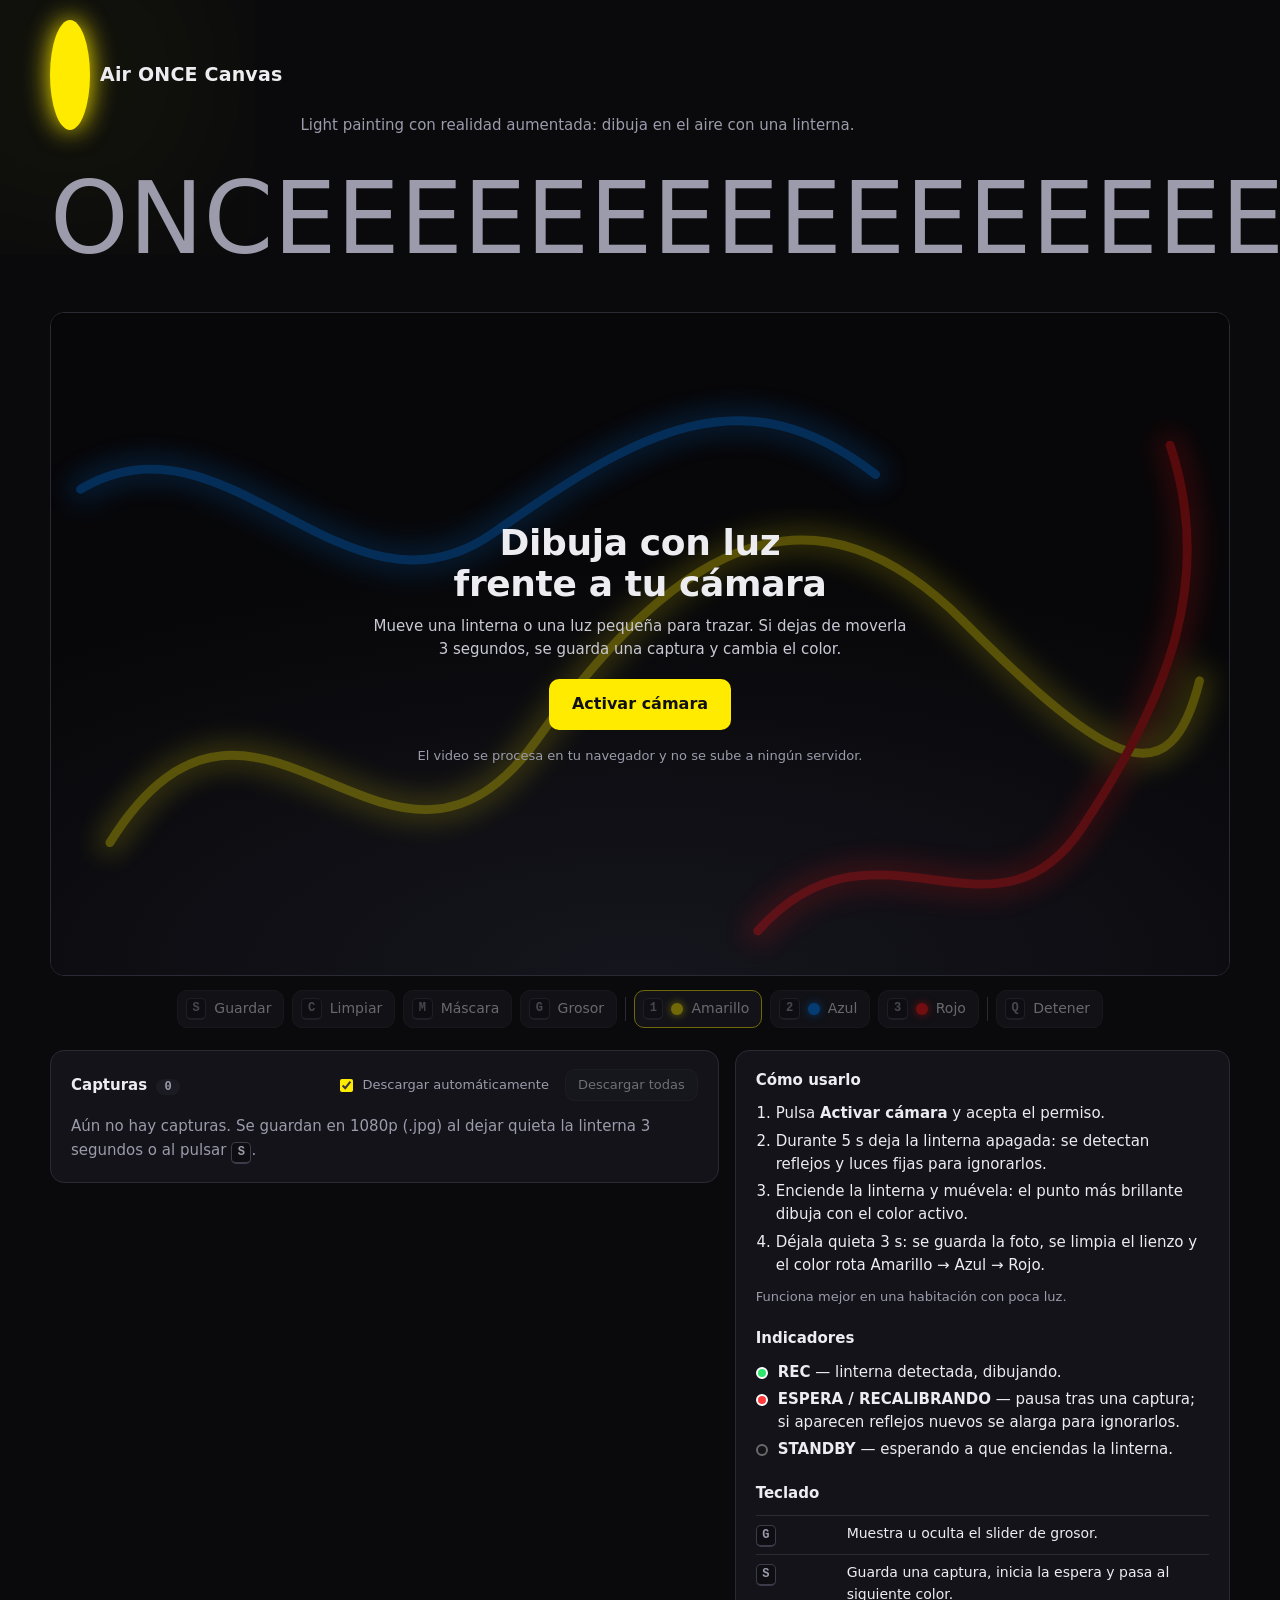
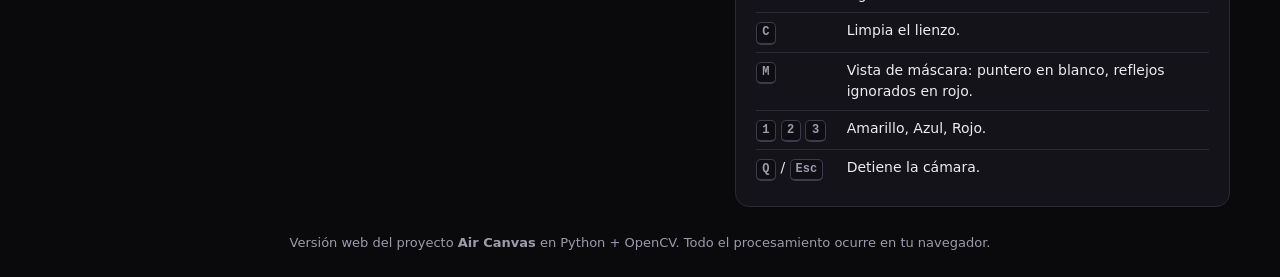
<file: z-extras/Open-CV-victoriano/index.html>
<!doctype html>
<html lang="es">
<head>
  <meta charset="utf-8">
  <meta name="viewport" content="width=device-width, initial-scale=1">
  <title>Air ONCE  Canvas · Light Painting</title>
  <meta name="description" content="Dibuja en el aire con una linterna frente a tu cámara web. Versión web del proyecto Air Canvas en Python + OpenCV.">
  <link rel="icon" href="data:image/svg+xml,%3Csvg xmlns='http://www.w3.org/2000/svg' viewBox='0 0 32 32'%3E%3Ccircle cx='16' cy='16' r='9' fill='%23ffeb00'/%3E%3C/svg%3E">
  <script src="app.js" defer></script>
  <link rel="stylesheet" href="style.css">

</head>
<body>
  <div class="wrap">
    <header class="top">
      <div class="brand"><span class="brand-mark" aria-hidden="true"></span>Air ONCE Canvas</div>
      <p>Light painting con realidad aumentada: dibuja en el aire con una linterna.</p>
      <p class="clase-nueva">ONCEEEEEEEEEEEEEEEE</p>
    </header>

    <main>
      <section class="stage" id="stage" data-phase="idle" aria-label="Cámara">
        <video id="video" playsinline muted></video>
        <canvas id="view"></canvas>

        <div class="start" id="start">
          <svg class="trails" viewBox="0 0 800 450" preserveAspectRatio="xMidYMid slice" aria-hidden="true">
            <defs>
              <filter id="glow" x="-20%" y="-20%" width="140%" height="140%">
                <feGaussianBlur stdDeviation="9"/>
              </filter>
              <g id="paths" fill="none" stroke-linecap="round" stroke-linejoin="round">
                <path d="M40 360 C 140 200, 230 430, 330 290 S 520 110, 620 210 S 760 330, 780 250" stroke="#ffeb00"/>
                <path d="M20 120 C 120 60, 200 220, 300 150 S 470 40, 560 110" stroke="#0082ff"/>
                <path d="M480 420 C 560 330, 640 440, 700 350 S 790 180, 760 90" stroke="#ff1414"/>
              </g>
            </defs>
            <use href="#paths" stroke-width="18" filter="url(#glow)" opacity=".55"/>
            <use href="#paths" stroke-width="6"/>
          </svg>
          <div class="start-inner">
            <h1>Dibuja con luz frente a tu cámara</h1>
            <p>Mueve una linterna o una luz pequeña para trazar. Si dejas de moverla 3 segundos, se guarda una captura y cambia el color.</p>
            <button class="btn btn-primary" id="start-btn" type="button">Activar cámara</button>
            <p class="error" id="start-error" role="alert" hidden></p>
            <p class="hint">El video se procesa en tu navegador y no se sube a ningún servidor.</p>
          </div>
        </div>

        <div class="calib" id="calib">
          <div class="calib-card">
            <h2>Calibrando y aislando reflejos del fondo</h2>
            <p>Mantén apagada tu linterna durante este proceso.</p>
            <p class="calib-muted">Aislando muebles reflectantes y luces fijas del fondo…</p>
            <div class="meter"><div id="calib-fill"></div></div>
            <p class="calib-stats">Tiempo restante: <b id="calib-time">5.0s</b> · Brillo ambiente medido: <b id="calib-bright">0</b>/255</p>
          </div>
        </div>

        <div class="hud" aria-live="off">
          <div class="timer" id="timer" hidden>
            <div class="bar"><div class="fill" id="timer-fill"></div></div>
            <div class="timer-label" id="timer-label"></div>
          </div>

          <label class="slider pill" id="slider" hidden>
            Grosor
            <input type="range" id="thickness" min="1" max="40" value="13">
            <output id="thickness-value" for="thickness">13px</output>
          </label>

          <div class="status pill" id="status" data-mode="standby">
            <span class="lamp" aria-hidden="true"></span>
            <span id="status-label">STANDBY</span>
          </div>

          <div class="mask-caption pill" id="mask-caption" hidden></div>
          <div class="toast" id="toast" role="status" hidden></div>

          <div class="info pill">
            <span class="swatch" id="swatch"></span>
            <span id="info-text"></span>
            <span class="info-hint" id="info-hint"></span>
          </div>
        </div>

        <div class="flash" id="flash" aria-hidden="true"></div>
      </section>

      <div class="toolbar" id="toolbar">
        <button class="btn" type="button" data-action="save" disabled><kbd>S</kbd>Guardar</button>
        <button class="btn" type="button" data-action="clear" disabled><kbd>C</kbd>Limpiar</button>
        <button class="btn" type="button" data-action="mask" aria-pressed="false" disabled><kbd>M</kbd>Máscara</button>
        <button class="btn" type="button" data-action="slider" aria-pressed="false" disabled><kbd>G</kbd>Grosor</button>
        <span class="toolbar-sep" aria-hidden="true"></span>
        <button class="btn chip" type="button" data-action="color" data-index="0" aria-pressed="false" style="--c:#ffeb00" disabled><kbd>1</kbd><i></i>Amarillo</button>
        <button class="btn chip" type="button" data-action="color" data-index="1" aria-pressed="false" style="--c:#0082ff" disabled><kbd>2</kbd><i></i>Azul</button>
        <button class="btn chip" type="button" data-action="color" data-index="2" aria-pressed="false" style="--c:#ff1414" disabled><kbd>3</kbd><i></i>Rojo</button>
        <span class="toolbar-sep" aria-hidden="true"></span>
        <button class="btn" type="button" data-action="stop" disabled><kbd>Q</kbd>Detener</button>
      </div>

      <div class="grid">
        <section class="panel">
          <div class="panel-head">
            <h2>Capturas <span class="count" id="count">0</span></h2>
            <span class="spacer"></span>
            <label class="check"><input type="checkbox" id="auto-download" checked> Descargar automáticamente</label>
            <button class="btn btn-small" type="button" id="download-all" disabled>Descargar todas</button>
          </div>
          <p class="empty" id="gallery-empty">Aún no hay capturas. Se guardan en 1080p (.jpg) al dejar quieta la linterna 3 segundos o al pulsar <kbd>S</kbd>.</p>
          <ul class="gallery" id="gallery"></ul>
        </section>

        <section class="panel help">
          <h2>Cómo usarlo</h2>
          <ol>
            <li>Pulsa <b>Activar cámara</b> y acepta el permiso.</li>
            <li>Durante 5&nbsp;s deja la linterna apagada: se detectan reflejos y luces fijas para ignorarlos.</li>
            <li>Enciende la linterna y muévela: el punto más brillante dibuja con el color activo.</li>
            <li>Déjala quieta 3&nbsp;s: se guarda la foto, se limpia el lienzo y el color rota Amarillo → Azul → Rojo.</li>
          </ol>
          <p class="tip">Funciona mejor en una habitación con poca luz.</p>

          <h2>Indicadores</h2>
          <ul class="legend">
            <li><span class="lamp-demo rec"></span><span><b>REC</b> — linterna detectada, dibujando.</span></li>
            <li><span class="lamp-demo wait"></span><span><b>ESPERA / RECALIBRANDO</b> — pausa tras una captura; si aparecen reflejos nuevos se alarga para ignorarlos.</span></li>
            <li><span class="lamp-demo standby"></span><span><b>STANDBY</b> — esperando a que enciendas la linterna.</span></li>
          </ul>

          <h2>Teclado</h2>
          <table>
            <tr><td><kbd>G</kbd></td><td>Muestra u oculta el slider de grosor.</td></tr>
            <tr><td><kbd>S</kbd></td><td>Guarda una captura, inicia la espera y pasa al siguiente color.</td></tr>
            <tr><td><kbd>C</kbd></td><td>Limpia el lienzo.</td></tr>
            <tr><td><kbd>M</kbd></td><td>Vista de máscara: puntero en blanco, reflejos ignorados en rojo.</td></tr>
            <tr><td><kbd>1</kbd> <kbd>2</kbd> <kbd>3</kbd></td><td>Amarillo, Azul, Rojo.</td></tr>
            <tr><td><kbd>Q</kbd> / <kbd>Esc</kbd></td><td>Detiene la cámara.</td></tr>
          </table>
        </section>
      </div>
    </main>

    <footer class="foot">
      Versión web del proyecto <b>Air Canvas</b> en Python + OpenCV. Todo el procesamiento ocurre en tu navegador.
    </footer>
  </div>

  <noscript><p class="noscript">Esta página necesita JavaScript para acceder a la cámara.</p></noscript>
</body>
</html>
</file>
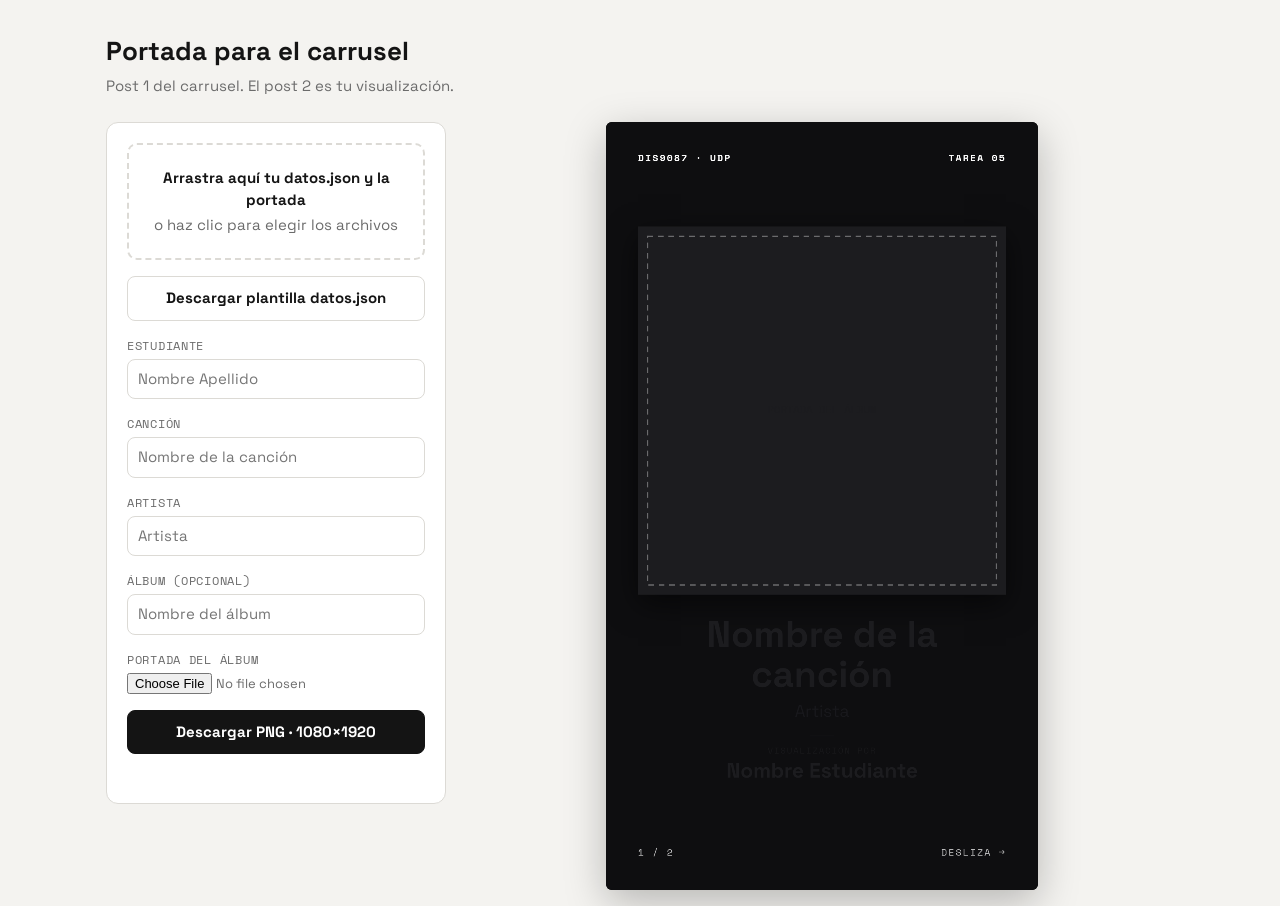
<file: tareas/tarea-05/template-portada-post/index.html>
<!doctype html>
<html lang="es">
<head>
<meta charset="utf-8">
<meta name="viewport" content="width=device-width, initial-scale=1">
<title>Portada carrusel</title>
<link rel="preconnect" href="https://fonts.googleapis.com">
<link rel="preconnect" href="https://fonts.gstatic.com" crossorigin>
<link href="https://fonts.googleapis.com/css2?family=Space+Grotesk:wght@400;700&family=Space+Mono:wght@400;700&display=swap" rel="stylesheet">
<style>
  :root {
    --bg: #f4f3f0;
    --panel: #ffffff;
    --text: #141414;
    --muted: #6b6b6b;
    --line: #dcdad5;
    --accent: #141414;
    --accent-text: #ffffff;
    --warn: #b4410f;
  }
  @media (prefers-color-scheme: dark) {
    :root:not([data-theme="light"]) {
      --bg: #111112;
      --panel: #1b1b1d;
      --text: #f1f1f1;
      --muted: #9a9a9a;
      --line: #313134;
      --accent: #f1f1f1;
      --accent-text: #111112;
      --warn: #ff9a6b;
    }
  }
  :root[data-theme="dark"] {
    --bg: #111112;
    --panel: #1b1b1d;
    --text: #f1f1f1;
    --muted: #9a9a9a;
    --line: #313134;
    --accent: #f1f1f1;
    --accent-text: #111112;
    --warn: #ff9a6b;
  }

  * { box-sizing: border-box; }
  body {
    margin: 0;
    background: var(--bg);
    color: var(--text);
    font: 15px/1.5 "Space Grotesk", system-ui, sans-serif;
  }
  header { padding: 32px 16px 8px; max-width: 1100px; margin: 0 auto; }
  h1 { margin: 0; font-size: 26px; }
  header p { margin: 4px 0 0; color: var(--muted); }

  main {
    display: grid;
    grid-template-columns: minmax(0, 340px) minmax(0, 1fr);
    gap: 24px;
    max-width: 1100px;
    margin: 0 auto;
    padding: 16px;
  }
  @media (max-width: 760px) { main { grid-template-columns: minmax(0, 1fr); } }

  .panel {
    background: var(--panel);
    border: 1px solid var(--line);
    border-radius: 12px;
    padding: 20px;
    display: flex;
    flex-direction: column;
    gap: 16px;
    align-self: start;
  }

  .drop {
    display: block;
    border: 2px dashed var(--line);
    border-radius: 10px;
    padding: 22px 16px;
    text-align: center;
    cursor: pointer;
    color: var(--muted);
    transition: border-color .15s, background .15s;
  }
  .drop strong { color: var(--text); display: block; margin-bottom: 2px; }
  .drop.over, .drop:hover { border-color: var(--text); }
  .drop input { display: none; }

  .mono { font-family: "Space Mono", ui-monospace, monospace; font-size: 12px; letter-spacing: .06em; text-transform: uppercase; color: var(--muted); }
  label.campo { display: flex; flex-direction: column; gap: 4px; }
  input[type="text"] {
    font: inherit;
    color: var(--text);
    background: transparent;
    border: 1px solid var(--line);
    border-radius: 8px;
    padding: 8px 10px;
  }
  input[type="text"]:focus { outline: 2px solid var(--text); outline-offset: -1px; }
  input[type="file"] { font: inherit; font-size: 13px; color: var(--muted); max-width: 100%; }

  button, .boton {
    font: inherit;
    font-weight: 700;
    border: 1px solid var(--accent);
    background: var(--accent);
    color: var(--accent-text);
    border-radius: 8px;
    padding: 10px 14px;
    cursor: pointer;
    text-align: center;
    text-decoration: none;
  }
  button.secundario, .boton.secundario { background: transparent; color: var(--text); border-color: var(--line); }

  #aviso { margin: 0; color: var(--warn); font-size: 13px; min-height: 1em; }

  .preview { display: flex; flex-direction: column; align-items: center; gap: 16px; min-width: 0; }
  canvas {
    width: 100%;
    max-width: 432px;
    height: auto;
    border-radius: 6px;
    box-shadow: 0 12px 40px rgba(0, 0, 0, .25);
    background: #000;
  }
  #lista { display: flex; flex-wrap: wrap; gap: 8px; justify-content: center; max-width: 432px; }
  #lista:empty { display: none; }
  .chip {
    display: inline-flex;
    align-items: center;
    gap: 6px;
    border: 1px solid var(--line);
    background: var(--panel);
    color: var(--text);
    border-radius: 999px;
    padding: 4px 6px 4px 12px;
    font-weight: 400;
    font-size: 13px;
  }
  .chip.activo { border-color: var(--text); font-weight: 700; }
  .chip .sin { color: var(--warn); }
  .chip .quitar { border: 0; background: none; color: var(--muted); padding: 0 6px; font-size: 16px; line-height: 1; }
</style>
</head>
<body>

<header>
  <h1>Portada para el carrusel</h1>
  <p>Post 1 del carrusel. El post 2 es tu visualización.</p>
</header>

<main>
  <section class="panel">
    <label class="drop" id="drop">
      <strong>Arrastra aquí tu datos.json y la portada</strong>
      o haz clic para elegir los archivos
      <input id="archivos" type="file" multiple accept=".json,application/json,image/*">
    </label>
    <a class="boton secundario" id="plantilla" href="#">Descargar plantilla datos.json</a>

    <label class="campo"><span class="mono">Estudiante</span><input type="text" id="f-estudiante" placeholder="Nombre Apellido"></label>
    <label class="campo"><span class="mono">Canción</span><input type="text" id="f-cancion" placeholder="Nombre de la canción"></label>
    <label class="campo"><span class="mono">Artista</span><input type="text" id="f-artista" placeholder="Artista"></label>
    <label class="campo"><span class="mono">Álbum (opcional)</span><input type="text" id="f-album" placeholder="Nombre del álbum"></label>
    <label class="campo"><span class="mono">Portada del álbum</span><input type="file" id="f-portada" accept="image/*"></label>

    <button id="descargar">Descargar PNG · 1080×1920</button>
    <button id="descargar-todas" class="secundario" hidden></button>
    <p id="aviso"></p>
  </section>

  <section class="preview">
    <canvas id="lienzo" width="1080" height="1920"></canvas>
    <div id="lista"></div>
  </section>
</main>

<script>
// Textos fijos de la imagen — edita aquí.
const CONFIG = {
  curso: 'DIS9087 · UDP',
  etiqueta: 'Tarea 05',
  rotulo: 'Visualización por',
  pie: 'Desliza →',
};

const W = 1080, H = 1920; // 9:16
const SANS = '"Space Grotesk", system-ui, sans-serif';
const MONO = '"Space Mono", ui-monospace, monospace';

const PLANTILLA = {
  estudiante: 'Nombre Apellido',
  cancion: 'Nombre de la canción',
  artista: 'Artista',
  album: 'Nombre del álbum',
  portada: 'portada.jpg',
};

let items = [vacio()];
let sel = 0;
const imagenes = new Map(); // nombre de archivo (minúsculas) → Image

const $ = (s) => document.querySelector(s);
const lienzo = $('#lienzo');
const campos = ['estudiante', 'cancion', 'artista', 'album'];

function vacio() {
  return { estudiante: '', cancion: '', artista: '', album: '', portada: '', img: null };
}

const texto = (v) => Array.isArray(v) ? v.filter(Boolean).join(' · ') : (v ?? '').toString().trim();

function normalizar(d) {
  return {
    estudiante: texto(d.estudiante ?? d.estudiantes ?? d.nombre ?? d.nombres),
    cancion: texto(d.cancion ?? d['canción'] ?? d.titulo),
    artista: texto(d.artista ?? d.interprete),
    album: texto(d.album ?? d['álbum']),
    portada: texto(d.portada ?? d.imagen),
    img: null,
  };
}

function cargarImagen(archivo) {
  return new Promise((ok, error) => {
    const img = new Image();
    img.onload = () => ok(img);
    img.onerror = () => error(new Error(`No se pudo abrir la imagen ${archivo.name}`));
    img.src = URL.createObjectURL(archivo);
  });
}

function avisar(msg) { $('#aviso').textContent = msg || ''; }

// ---------- carga de archivos ----------

async function cargarArchivos(lista) {
  avisar('');
  const archivos = [...lista];
  const nuevasImgs = [];
  for (const f of archivos.filter((f) => f.type.startsWith('image/'))) {
    try {
      const img = await cargarImagen(f);
      imagenes.set(f.name.toLowerCase(), img);
      nuevasImgs.push(img);
    } catch (e) { avisar(e.message); }
  }

  const nuevos = [];
  for (const f of archivos.filter((f) => /\.json$/i.test(f.name) || f.type === 'application/json')) {
    try {
      const data = JSON.parse(await f.text());
      for (const d of [].concat(data)) nuevos.push(normalizar(d));
    } catch (e) {
      avisar(`No se pudo leer ${f.name}: revisa que sea un JSON válido.`);
    }
  }

  if (nuevos.length) {
    for (const it of nuevos) it.img = imagenes.get(it.portada.toLowerCase()) || null;
    // Un solo dato y una sola imagen: se emparejan aunque el nombre no coincida.
    const sinImg = nuevos.filter((it) => !it.img);
    if (sinImg.length === 1 && nuevasImgs.length === 1) sinImg[0].img = nuevasImgs[0];
    if (items.length === 1 && esVacio(items[0])) items = [];
    sel = items.length;
    items.push(...nuevos);
  } else if (nuevasImgs.length) {
    let emparejadas = 0;
    for (const it of items) {
      const img = imagenes.get(it.portada.toLowerCase());
      if (img && !it.img) { it.img = img; emparejadas++; }
    }
    if (!emparejadas) items[sel].img = nuevasImgs[0];
  }
  actualizar();
}

function esVacio(it) {
  return !it.img && campos.every((c) => !it[c]);
}

// ---------- dibujo ----------

function letras(ctx, valor) {
  if ('letterSpacing' in ctx) ctx.letterSpacing = valor;
}

function dibujarRecortada(ctx, img, x, y, w, h) {
  const escala = Math.max(w / img.width, h / img.height);
  const sw = w / escala, sh = h / escala;
  ctx.drawImage(img, (img.width - sw) / 2, (img.height - sh) / 2, sw, sh, x, y, w, h);
}

function partir(ctx, txt, maxW) {
  const palabras = txt.split(/\s+/).filter(Boolean);
  const lineas = [];
  let actual = '';
  for (const p of palabras) {
    const prueba = actual ? `${actual} ${p}` : p;
    if (ctx.measureText(prueba).width <= maxW || !actual) actual = prueba;
    else { lineas.push(actual); actual = p; }
  }
  if (actual) lineas.push(actual);
  return lineas;
}

// Achica la letra hasta que el texto quepa en maxLineas; si no, corta con "…".
function ajustar(ctx, txt, maxW, maxLineas, grande, chica, fuente) {
  let size = grande, lineas;
  for (; size >= chica; size -= 2) {
    ctx.font = fuente(size);
    lineas = partir(ctx, txt, maxW);
    if (lineas.length <= maxLineas && lineas.every((l) => ctx.measureText(l).width <= maxW)) {
      return { lineas, size, fuente: fuente(size) };
    }
  }
  size = chica;
  ctx.font = fuente(size);
  lineas = partir(ctx, txt, maxW).slice(0, maxLineas);
  let ultima = lineas[lineas.length - 1];
  while (ultima.length > 1 && ctx.measureText(ultima + '…').width > maxW) ultima = ultima.slice(0, -1);
  lineas[lineas.length - 1] = ultima.trimEnd() + '…';
  return { lineas, size, fuente: fuente(size) };
}

function dibujar(canvas, it) {
  canvas.width = W;
  canvas.height = H;
  const ctx = canvas.getContext('2d');
  const P = 80;
  const maxW = W - 2 * P;
  const cx = W / 2;

  // Fondo: la misma portada, ampliada y desenfocada.
  ctx.fillStyle = '#0e0e10';
  ctx.fillRect(0, 0, W, H);
  if (it.img) {
    ctx.save();
    ctx.filter = 'blur(70px) saturate(1.3)';
    dibujarRecortada(ctx, it.img, -200, -200, W + 400, H + 400);
    ctx.restore();
    ctx.fillStyle = 'rgba(8, 8, 10, 0.58)';
    ctx.fillRect(0, 0, W, H);
  }

  ctx.fillStyle = '#ffffff';
  ctx.textBaseline = 'top';

  // Encabezado y pie
  ctx.font = `700 24px ${MONO}`;
  letras(ctx, '3px');
  ctx.textAlign = 'left';
  ctx.fillText(CONFIG.curso.toUpperCase(), P, P);
  ctx.textAlign = 'right';
  ctx.fillText(CONFIG.etiqueta.toUpperCase(), W - P, P);

  ctx.globalAlpha = 0.75;
  ctx.font = `400 24px ${MONO}`;
  ctx.textBaseline = 'bottom';
  ctx.textAlign = 'left';
  ctx.fillText('1 / 2', P, H - P);
  ctx.textAlign = 'right';
  ctx.fillText(CONFIG.pie.toUpperCase(), W - P, H - P);
  ctx.globalAlpha = 1;
  ctx.textBaseline = 'top';

  // Bloque de texto (se mide antes para centrar todo verticalmente)
  letras(ctx, '0px');
  const titulo = ajustar(ctx, it.cancion || 'Nombre de la canción', maxW, 2, 92, 56, (s) => `700 ${s}px ${SANS}`);
  const artistaTxt = [it.artista || 'Artista', it.album].filter(Boolean).join(' — ');
  const artista = ajustar(ctx, artistaTxt, maxW, 1, 42, 28, (s) => `400 ${s}px ${SANS}`);
  const estudiante = ajustar(ctx, it.estudiante || 'Nombre Estudiante', maxW, 2, 52, 32, (s) => `700 ${s}px ${SANS}`);

  const altoTitulo = titulo.size * 1.08;
  const altoEst = estudiante.size * 1.15;
  const bloqueTexto =
    titulo.lineas.length * altoTitulo + 14 +
    artista.size * 1.25 + 56 +
    22 + 14 +
    estudiante.lineas.length * altoEst;

  const arriba = P + 24 + 56;
  const abajo = H - P - 24 - 56;
  const separacion = 60;
  const lado = Math.min(maxW, abajo - arriba - separacion - bloqueTexto);
  let y = arriba + (abajo - arriba - (lado + separacion + bloqueTexto)) / 2;

  // Portada cuadrada
  const x = cx - lado / 2;
  ctx.save();
  ctx.shadowColor = 'rgba(0, 0, 0, 0.55)';
  ctx.shadowBlur = 70;
  ctx.shadowOffsetY = 24;
  ctx.fillStyle = '#222';
  ctx.fillRect(x, y, lado, lado);
  ctx.restore();
  if (it.img) {
    dibujarRecortada(ctx, it.img, x, y, lado, lado);
  } else {
    ctx.fillStyle = '#1c1c1f';
    ctx.fillRect(x, y, lado, lado);
    ctx.save();
    ctx.strokeStyle = 'rgba(255,255,255,.35)';
    ctx.setLineDash([14, 12]);
    ctx.lineWidth = 3;
    ctx.strokeRect(x + 24, y + 24, lado - 48, lado - 48);
    ctx.restore();
    ctx.font = `400 26px ${MONO}`;
    ctx.textAlign = 'center';
    ctx.textBaseline = 'middle';
    ctx.globalAlpha = 0.6;
    ctx.fillText('PORTADA DEL ÁLBUM', cx, y + lado / 2);
    ctx.globalAlpha = 1;
    ctx.textBaseline = 'top';
  }
  y += lado + separacion;

  // Canción
  ctx.textAlign = 'center';
  ctx.font = titulo.fuente;
  for (const l of titulo.lineas) { ctx.fillText(l, cx, y); y += altoTitulo; }
  y += 14;

  // Artista — álbum
  ctx.font = artista.fuente;
  ctx.globalAlpha = 0.8;
  ctx.fillText(artista.lineas[0], cx, y);
  y += artista.size * 1.25;

  // Separador
  ctx.globalAlpha = 0.4;
  ctx.fillRect(cx - 30, y + 27, 60, 2);
  y += 56;

  // Estudiante
  ctx.font = `400 22px ${MONO}`;
  letras(ctx, '3px');
  ctx.globalAlpha = 0.7;
  ctx.fillText(CONFIG.rotulo.toUpperCase(), cx, y);
  letras(ctx, '0px');
  ctx.globalAlpha = 1;
  y += 22 + 14;
  ctx.font = estudiante.fuente;
  for (const l of estudiante.lineas) { ctx.fillText(l, cx, y); y += altoEst; }
}

// ---------- interfaz ----------

function actualizar() {
  const it = items[sel];
  for (const c of campos) {
    const input = $(`#f-${c}`);
    if (document.activeElement !== input) input.value = it[c];
  }
  dibujar(lienzo, it);

  const lista = $('#lista');
  lista.innerHTML = '';
  if (items.length > 1) {
    items.forEach((x, i) => {
      const chip = document.createElement('span');
      chip.className = 'chip' + (i === sel ? ' activo' : '');
      chip.style.cursor = 'pointer';
      chip.textContent = x.estudiante || `Sin nombre ${i + 1}`;
      if (!x.img) {
        const sin = document.createElement('span');
        sin.className = 'sin';
        sin.textContent = '· sin portada';
        chip.append(sin);
      }
      const quitar = document.createElement('button');
      quitar.className = 'quitar';
      quitar.textContent = '×';
      quitar.title = 'Quitar';
      quitar.onclick = (e) => {
        e.stopPropagation();
        items.splice(i, 1);
        sel = Math.min(sel, items.length - 1);
        actualizar();
      };
      chip.append(quitar);
      chip.onclick = () => { sel = i; actualizar(); };
      lista.append(chip);
    });
  }
  const todas = $('#descargar-todas');
  todas.hidden = items.length < 2;
  todas.textContent = `Descargar todas (${items.length})`;
}

function nombreArchivo(it, i) {
  const slug = (it.estudiante || `portada-${i + 1}`)
    .normalize('NFD').replace(/[̀-ͯ]/g, '')
    .toLowerCase().replace(/[^a-z0-9]+/g, '-').replace(/^-|-$/g, '');
  return `01-portada-${slug}.png`;
}

function descargar(canvas, nombre) {
  return new Promise((ok) => {
    canvas.toBlob((blob) => {
      const a = document.createElement('a');
      a.href = URL.createObjectURL(blob);
      a.download = nombre;
      a.click();
      setTimeout(() => { URL.revokeObjectURL(a.href); ok(); }, 300);
    }, 'image/png');
  });
}

for (const c of campos) {
  $(`#f-${c}`).addEventListener('input', (e) => {
    items[sel][c] = e.target.value;
    actualizar();
  });
}

$('#f-portada').addEventListener('change', async (e) => {
  const f = e.target.files[0];
  if (!f) return;
  try {
    items[sel].img = await cargarImagen(f);
    items[sel].portada = f.name;
    avisar('');
  } catch (err) { avisar(err.message); }
  e.target.value = '';
  actualizar();
});

$('#archivos').addEventListener('change', (e) => { cargarArchivos(e.target.files); e.target.value = ''; });

const drop = $('#drop');
window.addEventListener('dragover', (e) => { e.preventDefault(); drop.classList.add('over'); });
window.addEventListener('dragleave', (e) => { if (!e.relatedTarget) drop.classList.remove('over'); });
window.addEventListener('drop', (e) => {
  e.preventDefault();
  drop.classList.remove('over');
  cargarArchivos(e.dataTransfer.files);
});

$('#descargar').addEventListener('click', () => descargar(lienzo, nombreArchivo(items[sel], sel)));

$('#descargar-todas').addEventListener('click', async () => {
  const tmp = document.createElement('canvas');
  for (let i = 0; i < items.length; i++) {
    dibujar(tmp, items[i]);
    await descargar(tmp, nombreArchivo(items[i], i));
  }
});

$('#plantilla').addEventListener('click', (e) => {
  e.preventDefault();
  const blob = new Blob([JSON.stringify(PLANTILLA, null, 2)], { type: 'application/json' });
  const a = document.createElement('a');
  a.href = URL.createObjectURL(blob);
  a.download = 'datos.json';
  a.click();
});

// Espera las fuentes para que el canvas no dibuje con la tipografía del sistema.
Promise.all([
  document.fonts.load(`700 92px ${SANS}`),
  document.fonts.load(`400 36px ${SANS}`),
  document.fonts.load(`700 24px ${MONO}`),
  document.fonts.load(`400 24px ${MONO}`),
]).catch(() => {}).finally(actualizar);
actualizar();
</script>
</body>
</html>
</file>
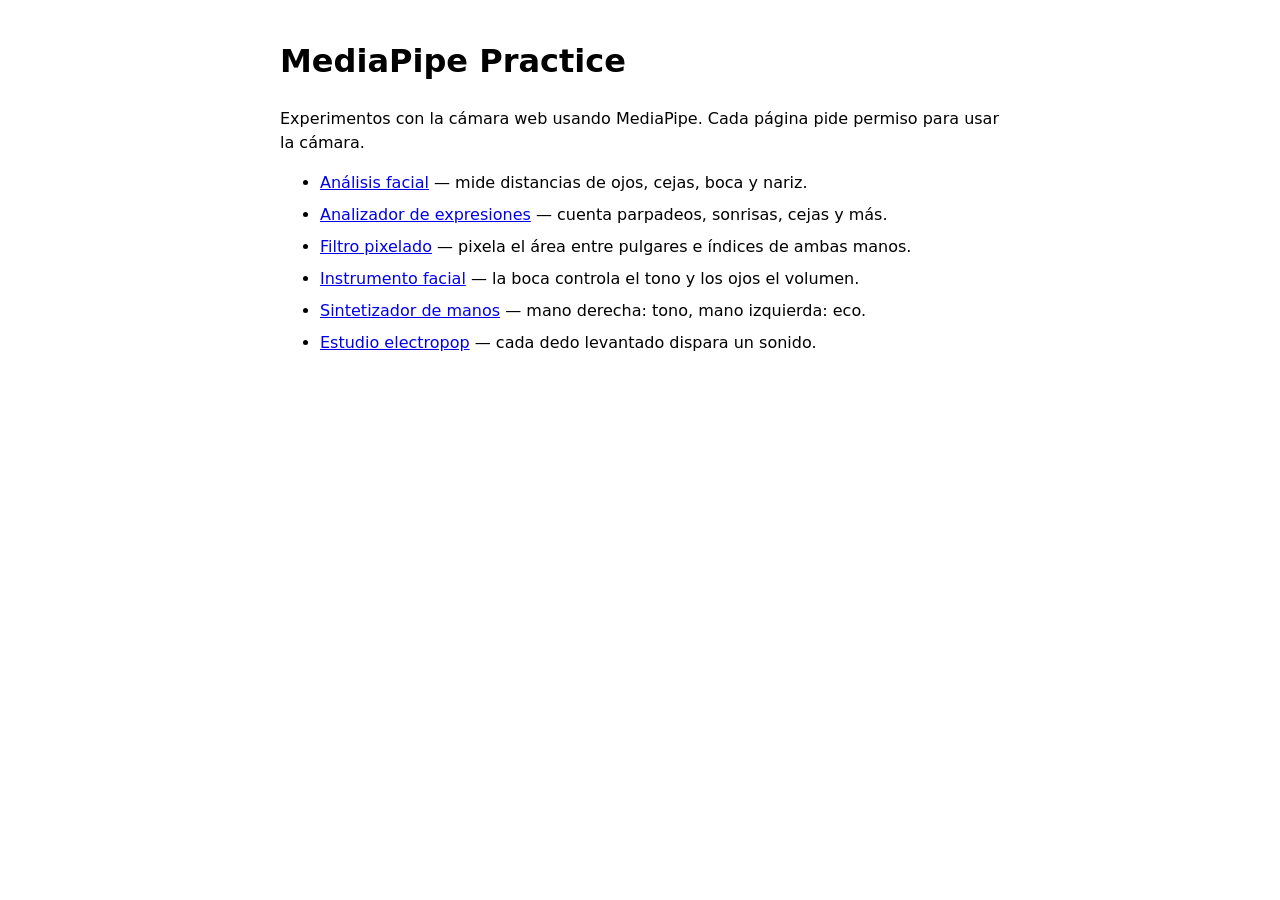
<file: z-extras/MediaPipe_Practice-vargas/MediaPipe_Practice/index.html>
<!doctype html>
<html lang="es">
<head>
  <meta charset="utf-8">
  <meta name="viewport" content="width=device-width, initial-scale=1">
  <title>MediaPipe Practice</title>
  <link rel="stylesheet" href="style.css">
</head>
<body>
  <h1>MediaPipe Practice</h1>
  <p>Experimentos con la cámara web usando MediaPipe. Cada página pide permiso para usar la cámara.</p>

  <ul>
    <li><a href="analisis_facial.html">Análisis facial</a> — mide distancias de ojos, cejas, boca y nariz.</li>
    <li><a href="analizador_expresiones.html">Analizador de expresiones</a> — cuenta parpadeos, sonrisas, cejas y más.</li>
    <li><a href="filtro_puntos.html">Filtro pixelado</a> — pixela el área entre pulgares e índices de ambas manos.</li>
    <li><a href="instrumento_facial.html">Instrumento facial</a> — la boca controla el tono y los ojos el volumen.</li>
    <li><a href="sintetizador_manos.html">Sintetizador de manos</a> — mano derecha: tono, mano izquierda: eco.</li>
    <li><a href="sintetizador_electropop.html">Estudio electropop</a> — cada dedo levantado dispara un sonido.</li>
  </ul>
</body>
</html>
</file>
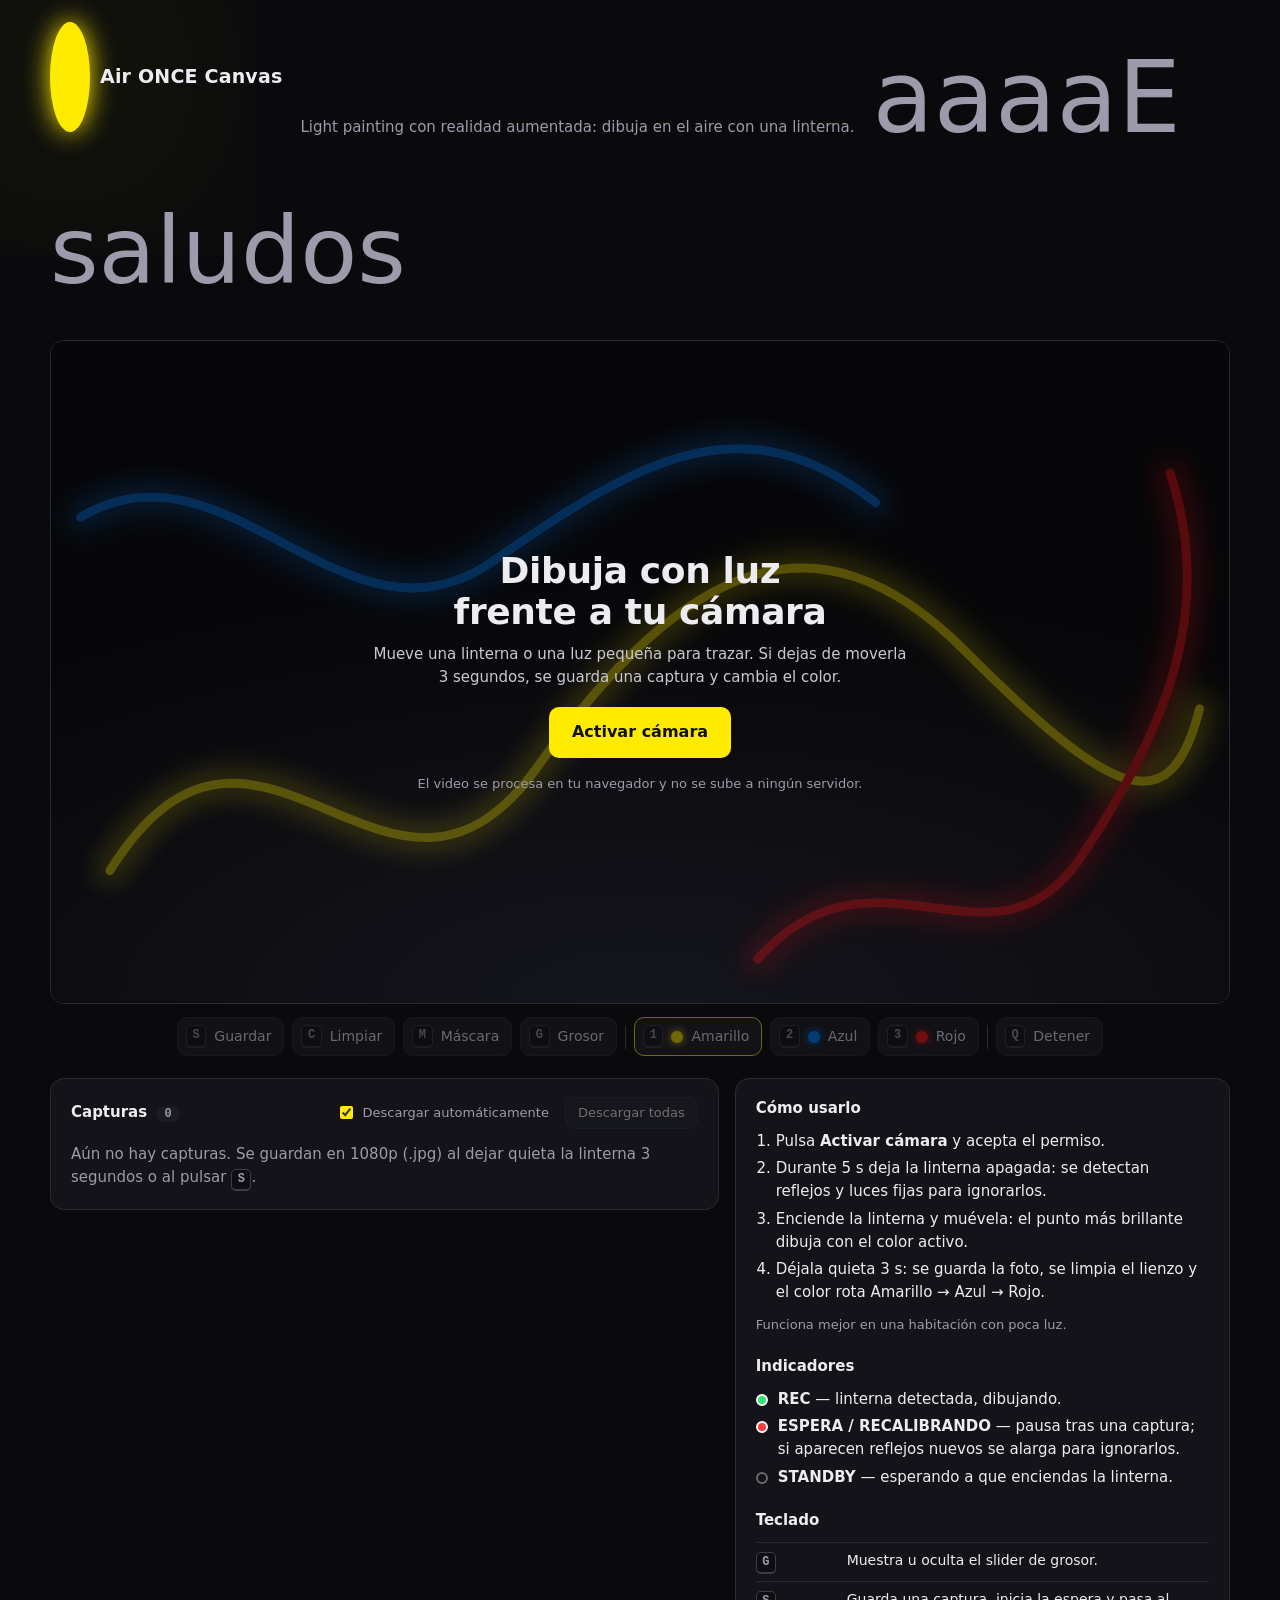
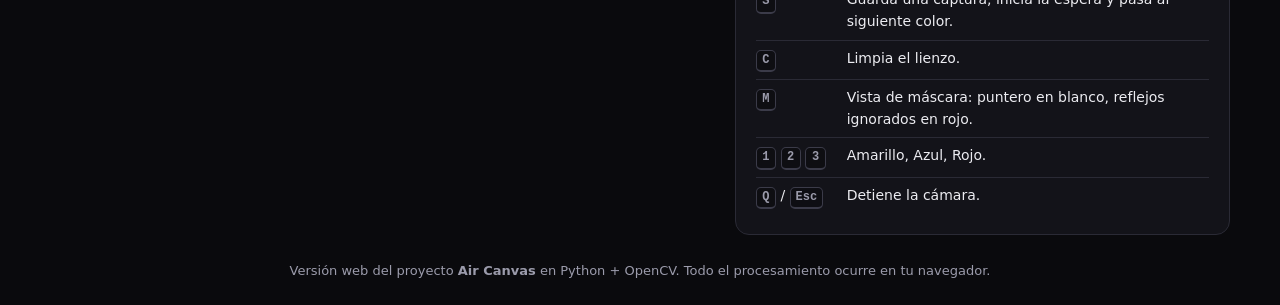
<file: z-extras/tranformar-python-js/Open-CV-victoriano/index.html>
<!doctype html>
<html lang="es">
<head>
  <meta charset="utf-8">
  <meta name="viewport" content="width=device-width, initial-scale=1">
  <title>Air ONCE  Canvas · Light Painting</title>
  <meta name="description" content="Dibuja en el aire con una linterna frente a tu cámara web. Versión web del proyecto Air Canvas en Python + OpenCV.">
  <link rel="icon" href="data:image/svg+xml,%3Csvg xmlns='http://www.w3.org/2000/svg' viewBox='0 0 32 32'%3E%3Ccircle cx='16' cy='16' r='9' fill='%23ffeb00'/%3E%3C/svg%3E">
  <script src="app.js" defer></script>
  <link rel="stylesheet" href="style.css">

</head>
<body>
  <div class="wrap">
    <header class="top">
      <div class="brand"><span class="brand-mark" aria-hidden="true"></span>Air ONCE Canvas</div>
      <p>Light painting con realidad aumentada: dibuja en el aire con una linterna.</p>
      <p class="clase-nueva">aaaaE</p>
      <p class="clasesita">saludos</p>
    </header>

    <main>
      <section class="stage" id="stage" data-phase="idle" aria-label="Cámara">
        <video id="video" playsinline muted></video>
        <canvas id="view"></canvas>

        <div class="start" id="start">
          <svg class="trails" viewBox="0 0 800 450" preserveAspectRatio="xMidYMid slice" aria-hidden="true">
            <defs>
              <filter id="glow" x="-20%" y="-20%" width="140%" height="140%">
                <feGaussianBlur stdDeviation="9"/>
              </filter>
              <g id="paths" fill="none" stroke-linecap="round" stroke-linejoin="round">
                <path d="M40 360 C 140 200, 230 430, 330 290 S 520 110, 620 210 S 760 330, 780 250" stroke="#ffeb00"/>
                <path d="M20 120 C 120 60, 200 220, 300 150 S 470 40, 560 110" stroke="#0082ff"/>
                <path d="M480 420 C 560 330, 640 440, 700 350 S 790 180, 760 90" stroke="#ff1414"/>
              </g>
            </defs>
            <use href="#paths" stroke-width="18" filter="url(#glow)" opacity=".55"/>
            <use href="#paths" stroke-width="6"/>
          </svg>
          <div class="start-inner">
            <h1>Dibuja con luz frente a tu cámara</h1>
            <p>Mueve una linterna o una luz pequeña para trazar. Si dejas de moverla 3 segundos, se guarda una captura y cambia el color.</p>
            <button class="btn btn-primary" id="start-btn" type="button">Activar cámara</button>
            <p class="error" id="start-error" role="alert" hidden></p>
            <p class="hint">El video se procesa en tu navegador y no se sube a ningún servidor.</p>
          </div>
        </div>

        <div class="calib" id="calib">
          <div class="calib-card">
            <h2>Calibrando y aislando reflejos del fondo</h2>
            <p>Mantén apagada tu linterna durante este proceso.</p>
            <p class="calib-muted">Aislando muebles reflectantes y luces fijas del fondo…</p>
            <div class="meter"><div id="calib-fill"></div></div>
            <p class="calib-stats">Tiempo restante: <b id="calib-time">5.0s</b> · Brillo ambiente medido: <b id="calib-bright">0</b>/255</p>
          </div>
        </div>

        <div class="hud" aria-live="off">
          <div class="timer" id="timer" hidden>
            <div class="bar"><div class="fill" id="timer-fill"></div></div>
            <div class="timer-label" id="timer-label"></div>
          </div>

          <label class="slider pill" id="slider" hidden>
            Grosor
            <input type="range" id="thickness" min="1" max="40" value="13">
            <output id="thickness-value" for="thickness">13px</output>
          </label>

          <div class="status pill" id="status" data-mode="standby">
            <span class="lamp" aria-hidden="true"></span>
            <span id="status-label">STANDBY</span>
          </div>

          <div class="mask-caption pill" id="mask-caption" hidden></div>
          <div class="toast" id="toast" role="status" hidden></div>

          <div class="info pill">
            <span class="swatch" id="swatch"></span>
            <span id="info-text"></span>
            <span class="info-hint" id="info-hint"></span>
          </div>
        </div>

        <div class="flash" id="flash" aria-hidden="true"></div>
      </section>

      <div class="toolbar" id="toolbar">
        <button class="btn" type="button" data-action="save" disabled><kbd>S</kbd>Guardar</button>
        <button class="btn" type="button" data-action="clear" disabled><kbd>C</kbd>Limpiar</button>
        <button class="btn" type="button" data-action="mask" aria-pressed="false" disabled><kbd>M</kbd>Máscara</button>
        <button class="btn" type="button" data-action="slider" aria-pressed="false" disabled><kbd>G</kbd>Grosor</button>
        <span class="toolbar-sep" aria-hidden="true"></span>
        <button class="btn chip" type="button" data-action="color" data-index="0" aria-pressed="false" style="--c:#ffeb00" disabled><kbd>1</kbd><i></i>Amarillo</button>
        <button class="btn chip" type="button" data-action="color" data-index="1" aria-pressed="false" style="--c:#0082ff" disabled><kbd>2</kbd><i></i>Azul</button>
        <button class="btn chip" type="button" data-action="color" data-index="2" aria-pressed="false" style="--c:#ff1414" disabled><kbd>3</kbd><i></i>Rojo</button>
        <span class="toolbar-sep" aria-hidden="true"></span>
        <button class="btn" type="button" data-action="stop" disabled><kbd>Q</kbd>Detener</button>
      </div>

      <div class="grid">
        <section class="panel">
          <div class="panel-head">
            <h2>Capturas <span class="count" id="count">0</span></h2>
            <span class="spacer"></span>
            <label class="check"><input type="checkbox" id="auto-download" checked> Descargar automáticamente</label>
            <button class="btn btn-small" type="button" id="download-all" disabled>Descargar todas</button>
          </div>
          <p class="empty" id="gallery-empty">Aún no hay capturas. Se guardan en 1080p (.jpg) al dejar quieta la linterna 3 segundos o al pulsar <kbd>S</kbd>.</p>
          <ul class="gallery" id="gallery"></ul>
        </section>

        <section class="panel help">
          <h2>Cómo usarlo</h2>
          <ol>
            <li>Pulsa <b>Activar cámara</b> y acepta el permiso.</li>
            <li>Durante 5&nbsp;s deja la linterna apagada: se detectan reflejos y luces fijas para ignorarlos.</li>
            <li>Enciende la linterna y muévela: el punto más brillante dibuja con el color activo.</li>
            <li>Déjala quieta 3&nbsp;s: se guarda la foto, se limpia el lienzo y el color rota Amarillo → Azul → Rojo.</li>
          </ol>
          <p class="tip">Funciona mejor en una habitación con poca luz.</p>

          <h2>Indicadores</h2>
          <ul class="legend">
            <li><span class="lamp-demo rec"></span><span><b>REC</b> — linterna detectada, dibujando.</span></li>
            <li><span class="lamp-demo wait"></span><span><b>ESPERA / RECALIBRANDO</b> — pausa tras una captura; si aparecen reflejos nuevos se alarga para ignorarlos.</span></li>
            <li><span class="lamp-demo standby"></span><span><b>STANDBY</b> — esperando a que enciendas la linterna.</span></li>
          </ul>

          <h2>Teclado</h2>
          <table>
            <tr><td><kbd>G</kbd></td><td>Muestra u oculta el slider de grosor.</td></tr>
            <tr><td><kbd>S</kbd></td><td>Guarda una captura, inicia la espera y pasa al siguiente color.</td></tr>
            <tr><td><kbd>C</kbd></td><td>Limpia el lienzo.</td></tr>
            <tr><td><kbd>M</kbd></td><td>Vista de máscara: puntero en blanco, reflejos ignorados en rojo.</td></tr>
            <tr><td><kbd>1</kbd> <kbd>2</kbd> <kbd>3</kbd></td><td>Amarillo, Azul, Rojo.</td></tr>
            <tr><td><kbd>Q</kbd> / <kbd>Esc</kbd></td><td>Detiene la cámara.</td></tr>
          </table>
        </section>
      </div>
    </main>

    <footer class="foot">
      Versión web del proyecto <b>Air Canvas</b> en Python + OpenCV. Todo el procesamiento ocurre en tu navegador.
    </footer>
  </div>

  <noscript><p class="noscript">Esta página necesita JavaScript para acceder a la cámara.</p></noscript>
</body>
</html>
</file>
<file: z-extras/Open-CV-victoriano/style.css>
:root {
  color-scheme: dark;
  --bg: #0a0a0d;
  --surface: #131319;
  --surface-2: #1b1b23;
  --line: #2a2a35;
  --line-strong: #3b3b49;
  --text: #ececf1;
  --muted: #9b9bab;
  --yellow: #ffeb00;
  --blue: #0082ff;
  --red: #ff1414;
  --rec: #2ee66b;
  --wait: #ff3b3b;
  --radius: 14px;
  --font: system-ui, -apple-system, "Segoe UI", Roboto, "Helvetica Neue", Arial, sans-serif;
  --mono: ui-monospace, "Cascadia Mono", "SF Mono", Menlo, Consolas, monospace;
}

*, *::before, *::after { box-sizing: border-box; }
[hidden] { display: none !important; }

html, body { margin: 0; }

body {
  background: var(--bg);
  color: var(--text);
  font: 15px/1.55 var(--font);
  padding-inline: 16px;
  -webkit-font-smoothing: antialiased;
}

.wrap { max-width: 1180px; margin-inline: auto; }

b { font-weight: 650; }

kbd {
  display: inline-block;
  min-width: 1.7em;
  padding: 0 .4em;
  font: 600 12px/1.6 var(--mono);
  text-align: center;
  color: var(--muted);
  background: rgba(0, 0, 0, .25);
  border: 1px solid var(--line-strong);
  border-bottom-width: 2px;
  border-radius: 5px;
}

/* ---------- Encabezado ---------- */

.top {
  display: flex;
  flex-wrap: wrap;
  align-items: baseline;
  gap: 4px 18px;
  padding-block: 20px 16px;
}

.brand {
  display: flex;
  align-items: center;
  gap: 10px;
  font-size: 19px;
  font-weight: 700;
  letter-spacing: .01em;
}

.brand-mark {
  width: 40px;
  height: 110px;
  border-radius: 50%;
  background: var(--yellow);
  box-shadow: 0 0 1000px var(--yellow), 0 0 26px rgba(255, 235, 0, 45);
}

.top p { margin: 0; color: var(--muted); }

/* ---------- Escenario (cámara + HUD) ---------- */

.stage {
  --ar: 16 / 9;
  --arn: 1.7778;
  --pad: clamp(8px, 2cqw, 20px);
  position: relative;
  width: min(100%, calc(74vh * var(--arn)));
  width: min(100%, calc(74svh * var(--arn)));
  aspect-ratio: var(--ar);
  margin-inline: auto;
  overflow: hidden;
  container-type: inline-size;
  background: #000;
  border: 1px solid var(--line);
  border-radius: var(--radius);
}

.stage[data-phase="idle"] { min-height: 360px; }

.stage video,
.stage canvas {
  position: absolute;
  inset: 0;
  width: 100%;
  height: 100%;
  display: block;
  object-fit: contain;
}

.stage[data-phase="idle"] video,
.stage[data-phase="idle"] canvas { visibility: hidden; }

.start, .calib, .hud { display: none; }
.stage[data-phase="idle"] .start { display: grid; }
.stage[data-phase="calibrating"] .calib { display: flex; }
.stage[data-phase="live"] .hud { display: block; }

/* Pantalla inicial */

.start {
  position: absolute;
  inset: 0;
  place-items: center;
  padding: 24px;
  text-align: center;
  background: radial-gradient(120% 90% at 50% 100%, #15151d 0%, #070709 70%);
}

.trails {
  position: absolute;
  inset: 0;
  width: 100%;
  height: 100%;
  opacity: .32;
}

.start-inner { position: relative; max-width: 540px; }

.start h1 {
  margin: 0 0 10px;
  font-size: clamp(22px, 3.6cqw, 36px);
  line-height: 1.15;
  letter-spacing: -.01em;
  text-wrap: balance;
}

.start p { margin: 0 auto 18px; color: #c9c9d4; text-wrap: pretty; }
.start .hint { margin: 16px 0 0; font-size: 13px; color: var(--muted); }
.start .error {
  margin: 14px auto 0;
  padding: 8px 12px;
  color: #ffb3b3;
  background: rgba(255, 59, 59, .12);
  border: 1px solid rgba(255, 59, 59, .4);
  border-radius: 10px;
}

/* Calibración */

.calib {
  position: absolute;
  inset: 0;
  align-items: center;
  justify-content: center;
  padding: var(--pad);
  background: rgba(0, 0, 0, .3);
}

.calib-card {
  width: min(640px, 100%);
  padding: clamp(10px, 2.6cqw, 26px);
  font-size: clamp(11px, 1.45cqw, 15px);
  background: rgba(20, 20, 25, .86);
  border: 2px solid var(--yellow);
  border-radius: 12px;
}

.calib-card h2 {
  margin: 0 0 .4em;
  font-size: 1.15em;
  letter-spacing: .04em;
  text-transform: uppercase;
  color: var(--yellow);
}

.calib-card p { margin: 0 0 .25em; }
.calib-muted { color: #b4f5b4; }
.calib-stats { font-family: var(--mono); color: #fffac8; }

.meter {
  height: 1.1em;
  margin: .9em 0 .6em;
  overflow: hidden;
  background: #2d2d2d;
  border: 1px solid rgba(255, 255, 255, .7);
  border-radius: 99px;
}

.meter > div {
  height: 100%;
  background: var(--yellow);
  transform: scaleX(0);
  transform-origin: left;
}

@container (max-width: 520px) {
  .calib-muted { display: none; }
}

/* HUD */

.hud {
  position: absolute;
  inset: 0;
  pointer-events: none;
  font: clamp(10px, 1.4cqw, 15px)/1.35 var(--mono);
  color: #fff;
}

.hud > * { position: absolute; }

.pill {
  padding: .4em .8em;
  background: rgba(10, 10, 14, .62);
  border: 1px solid rgba(255, 255, 255, .14);
  border-radius: 999px;
  -webkit-backdrop-filter: blur(6px);
  backdrop-filter: blur(6px);
}

.status {
  top: var(--pad);
  right: var(--pad);
  display: flex;
  align-items: center;
  gap: .6em;
  font-weight: 700;
  letter-spacing: .06em;
}

.lamp {
  width: 1.15em;
  height: 1.15em;
  border-radius: 50%;
  border: 2px solid #fff;
}

.status[data-mode="rec"] { color: var(--rec); }
.status[data-mode="rec"] .lamp {
  background: var(--rec);
  box-shadow: 0 0 .8em var(--rec);
  animation: pulse 1.1s ease-in-out infinite;
}

.status[data-mode="wait"] { color: var(--wait); }
.status[data-mode="wait"] .lamp { background: var(--wait); box-shadow: 0 0 .8em var(--wait); }

.status[data-mode="standby"] { color: #a3a3a3; font-weight: 500; }
.status[data-mode="standby"] .lamp { border-color: #6a6a6a; }

@keyframes pulse { 50% { opacity: .45; } }

.timer {
  top: var(--pad);
  left: var(--pad);
  width: min(38%, 300px);
}

.timer .bar {
  height: 1em;
  overflow: hidden;
  background: rgba(40, 40, 40, .85);
  border: 1px solid rgba(200, 200, 200, .75);
  border-radius: 99px;
}

.timer .fill {
  height: 100%;
  background: var(--fill, #ffc800);
  transform: scaleX(0);
  transform-origin: left;
}

.timer-label { margin-top: .35em; white-space: nowrap; text-shadow: 0 1px 3px #000; }

@container (max-width: 520px) {
  .info-hint { display: none; }
}

@media (max-width: 600px) {
  .toolbar-sep { display: none; }
}

.slider {
  top: var(--pad);
  left: 50%;
  transform: translateX(-50%);
  display: flex;
  align-items: center;
  gap: .7em;
  pointer-events: auto;
  white-space: nowrap;
}

.slider input { width: clamp(70px, 16cqw, 200px); accent-color: var(--yellow); }
.slider output { min-width: 3.2em; text-align: right; color: var(--yellow); }

@container (max-width: 700px) {
  .slider { top: calc(var(--pad) + 3.6em); }
}

.info {
  left: var(--pad);
  bottom: var(--pad);
  max-width: calc(100% - 2 * var(--pad));
  display: flex;
  align-items: center;
  gap: .6em;
  border-radius: 10px;
}

.swatch {
  flex: none;
  width: 1.3em;
  height: 1.3em;
  border: 1px solid #fff;
  border-radius: 3px;
}

.mask-caption {
  left: var(--pad);
  bottom: calc(var(--pad) + 2.8em);
  max-width: calc(100% - 2 * var(--pad));
  border-radius: 10px;
}

.toast {
  left: 50%;
  bottom: calc(var(--pad) + 5.6em);
  transform: translateX(-50%);
  padding: .5em 1em;
  font-size: 1.2em;
  font-weight: 700;
  white-space: nowrap;
  color: #00ff64;
  background: rgba(20, 20, 20, .9);
  border: 2px solid #00ff64;
  border-radius: 8px;
}

.flash {
  position: absolute;
  inset: 0;
  background: #fff;
  opacity: 0;
  pointer-events: none;
}

/* ---------- Barra de acciones ---------- */

.toolbar {
  display: flex;
  flex-wrap: wrap;
  justify-content: center;
  align-items: center;
  gap: 8px;
  margin-top: 14px;
}

.toolbar-sep { width: 1px; height: 24px; background: var(--line); }

.btn {
  display: inline-flex;
  align-items: center;
  gap: 8px;
  padding: 7px 12px 7px 8px;
  font: inherit;
  font-size: 14px;
  color: var(--text);
  background: var(--surface-2);
  border: 1px solid var(--line);
  border-radius: 10px;
  cursor: pointer;
  transition: background-color .15s, border-color .15s, color .15s;
}

.btn:hover:not(:disabled) { background: #23232e; border-color: var(--line-strong); }
.btn:disabled { opacity: .42; cursor: not-allowed; }
.btn:focus-visible { outline: 2px solid var(--yellow); outline-offset: 2px; }
.btn[aria-pressed="true"] { color: var(--yellow); border-color: var(--yellow); }

.chip i {
  width: 12px;
  height: 12px;
  border-radius: 50%;
  background: var(--c);
  box-shadow: 0 0 8px var(--c);
}

.chip[aria-pressed="true"] { color: var(--text); border-color: var(--c); background: #1f1f28; }

.btn-primary {
  padding: 12px 22px;
  font-size: 16px;
  font-weight: 650;
  color: #111;
  background: var(--yellow);
  border-color: transparent;
}

.btn-primary:hover:not(:disabled) { background: #fff45c; border-color: transparent; }
.btn-primary:focus-visible { outline-color: #fff; }

.btn-small { padding: 5px 12px; font-size: 13px; }

/* ---------- Paneles ---------- */

.grid {
  display: grid;
  grid-template-columns: minmax(0, 1.35fr) minmax(0, 1fr);
  align-items: start;
  gap: 16px;
  margin-block: 22px;
}

@media (max-width: 880px) {
  .grid { grid-template-columns: minmax(0, 1fr); }
}

.panel {
  padding: 18px 20px;
  background: var(--surface);
  border: 1px solid var(--line);
  border-radius: var(--radius);
}

.panel h2 { margin: 0; font-size: 15px; font-weight: 650; }

.panel-head {
  display: flex;
  flex-wrap: wrap;
  align-items: center;
  gap: 10px 16px;
  margin-bottom: 14px;
}

.panel-head .spacer { flex: 1; }

.count {
  margin-left: 4px;
  padding: 1px 8px;
  font: 600 12px/1.6 var(--mono);
  color: var(--muted);
  background: var(--surface-2);
  border-radius: 99px;
}

.check { display: inline-flex; align-items: center; gap: 7px; font-size: 13px; color: var(--muted); cursor: pointer; }
.check input { accent-color: var(--yellow); }

.empty { margin: 0; color: var(--muted); }

.gallery {
  display: grid;
  grid-template-columns: repeat(auto-fill, minmax(150px, 1fr));
  gap: 10px;
  margin: 0;
  padding: 0;
  list-style: none;
}

.shot {
  display: block;
  overflow: hidden;
  color: inherit;
  text-decoration: none;
  background: #000;
  border: 1px solid var(--line);
  border-radius: 10px;
  transition: border-color .15s;
}

.shot:hover, .shot:focus-visible { border-color: var(--yellow); outline: none; }
.shot img { display: block; width: 100%; aspect-ratio: 16 / 9; object-fit: cover; }
.shot span {
  display: block;
  padding: 5px 8px;
  font: 12px var(--mono);
  color: var(--muted);
  background: var(--surface-2);
}

.help h2 + * { margin-top: 10px; }
.help h2:not(:first-child) { margin-top: 20px; }
.help ol { margin-bottom: 0; padding-left: 20px; }
.help li + li { margin-top: 4px; }
.tip { margin: 10px 0 0; font-size: 13px; color: var(--muted); }

.legend { margin-bottom: 0; padding: 0; list-style: none; }
.legend li { display: flex; align-items: baseline; gap: 10px; }

.lamp-demo {
  flex: none;
  position: relative;
  top: 2px;
  width: 12px;
  height: 12px;
  border-radius: 50%;
  border: 2px solid #fff;
}

.lamp-demo.rec { background: var(--rec); }
.lamp-demo.wait { background: var(--wait); }
.lamp-demo.standby { border-color: #6a6a6a; }

table { width: 100%; margin-bottom: 0; border-collapse: collapse; font-size: 14px; }
td { padding: 7px 0; vertical-align: top; border-top: 1px solid var(--line); }
td:first-child { width: 6.5em; padding-right: 12px; white-space: nowrap; }

.foot {
  padding-block: 4px 28px;
  font-size: 13px;
  color: var(--muted);
  text-align: center;
}

.noscript { padding: 16px; text-align: center; color: #ffb3b3; }

@media (prefers-reduced-motion: reduce) {
  .status[data-mode="rec"] .lamp { animation: none; }
  .btn, .shot { transition: none; }
}

.clase-nueva {
  font-size: 100px;
  color: blue;
}
</file>
<file: z-extras/MediaPipe_Practice-vargas/MediaPipe_Practice/style.css>
body {
  font-family: system-ui, sans-serif;
  max-width: 720px;
  margin: 0 auto;
  padding: 16px;
  line-height: 1.5;
}

canvas {
  display: block;
  width: 100%;
  background: #000;
  margin: 12px 0;
}

button {
  font-size: 1rem;
  padding: 8px 16px;
  cursor: pointer;
}

pre {
  background: #eee;
  padding: 12px;
  white-space: pre-wrap;
}

meter {
  width: 100%;
}

li {
  margin-bottom: 8px;
}
</file>
<file: z-extras/tranformar-python-js/Open-CV-victoriano/style.css>
:root {
  color-scheme: dark;
  --bg: #0a0a0d;
  --surface: #131319;
  --surface-2: #1b1b23;
  --line: #2a2a35;
  --line-strong: #3b3b49;
  --text: #ececf1;
  --muted: #9b9bab;
  --yellow: #ffeb00;
  --blue: #0082ff;
  --red: #ff1414;
  --rec: #2ee66b;
  --wait: #ff3b3b;
  --radius: 14px;
  --font: system-ui, -apple-system, "Segoe UI", Roboto, "Helvetica Neue", Arial, sans-serif;
  --mono: ui-monospace, "Cascadia Mono", "SF Mono", Menlo, Consolas, monospace;
}

*, *::before, *::after { box-sizing: border-box; }
[hidden] { display: none !important; }

html, body { margin: 0; }

body {
  background: var(--bg);
  color: var(--text);
  font: 15px/1.55 var(--font);
  padding-inline: 16px;
  -webkit-font-smoothing: antialiased;
}

.wrap { max-width: 1180px; margin-inline: auto; }

b { font-weight: 650; }

kbd {
  display: inline-block;
  min-width: 1.7em;
  padding: 0 .4em;
  font: 600 12px/1.6 var(--mono);
  text-align: center;
  color: var(--muted);
  background: rgba(0, 0, 0, .25);
  border: 1px solid var(--line-strong);
  border-bottom-width: 2px;
  border-radius: 5px;
}

/* ---------- Encabezado ---------- */

.top {
  display: flex;
  flex-wrap: wrap;
  align-items: baseline;
  gap: 4px 18px;
  padding-block: 20px 16px;
}

.brand {
  display: flex;
  align-items: center;
  gap: 10px;
  font-size: 19px;
  font-weight: 700;
  letter-spacing: .01em;
}

.brand-mark {
  width: 40px;
  height: 110px;
  border-radius: 50%;
  background: var(--yellow);
  box-shadow: 0 0 1000px var(--yellow), 0 0 26px rgba(255, 235, 0, 45);
}

.top p { margin: 0; color: var(--muted); }

/* ---------- Escenario (cámara + HUD) ---------- */

.stage {
  --ar: 16 / 9;
  --arn: 1.7778;
  --pad: clamp(8px, 2cqw, 20px);
  position: relative;
  width: min(100%, calc(74vh * var(--arn)));
  width: min(100%, calc(74svh * var(--arn)));
  aspect-ratio: var(--ar);
  margin-inline: auto;
  overflow: hidden;
  container-type: inline-size;
  background: #000;
  border: 1px solid var(--line);
  border-radius: var(--radius);
}

.stage[data-phase="idle"] { min-height: 360px; }

.stage video,
.stage canvas {
  position: absolute;
  inset: 0;
  width: 100%;
  height: 100%;
  display: block;
  object-fit: contain;
}

.stage[data-phase="idle"] video,
.stage[data-phase="idle"] canvas { visibility: hidden; }

.start, .calib, .hud { display: none; }
.stage[data-phase="idle"] .start { display: grid; }
.stage[data-phase="calibrating"] .calib { display: flex; }
.stage[data-phase="live"] .hud { display: block; }

/* Pantalla inicial */

.start {
  position: absolute;
  inset: 0;
  place-items: center;
  padding: 24px;
  text-align: center;
  background: radial-gradient(120% 90% at 50% 100%, #15151d 0%, #070709 70%);
}

.trails {
  position: absolute;
  inset: 0;
  width: 100%;
  height: 100%;
  opacity: .32;
}

.start-inner { position: relative; max-width: 540px; }

.start h1 {
  margin: 0 0 10px;
  font-size: clamp(22px, 3.6cqw, 36px);
  line-height: 1.15;
  letter-spacing: -.01em;
  text-wrap: balance;
}

.start p { margin: 0 auto 18px; color: #c9c9d4; text-wrap: pretty; }
.start .hint { margin: 16px 0 0; font-size: 13px; color: var(--muted); }
.start .error {
  margin: 14px auto 0;
  padding: 8px 12px;
  color: #ffb3b3;
  background: rgba(255, 59, 59, .12);
  border: 1px solid rgba(255, 59, 59, .4);
  border-radius: 10px;
}

/* Calibración */

.calib {
  position: absolute;
  inset: 0;
  align-items: center;
  justify-content: center;
  padding: var(--pad);
  background: rgba(0, 0, 0, .3);
}

.calib-card {
  width: min(640px, 100%);
  padding: clamp(10px, 2.6cqw, 26px);
  font-size: clamp(11px, 1.45cqw, 15px);
  background: rgba(20, 20, 25, .86);
  border: 2px solid var(--yellow);
  border-radius: 12px;
}

.calib-card h2 {
  margin: 0 0 .4em;
  font-size: 1.15em;
  letter-spacing: .04em;
  text-transform: uppercase;
  color: var(--yellow);
}

.calib-card p { margin: 0 0 .25em; }
.calib-muted { color: #b4f5b4; }
.calib-stats { font-family: var(--mono); color: #fffac8; }

.meter {
  height: 1.1em;
  margin: .9em 0 .6em;
  overflow: hidden;
  background: #2d2d2d;
  border: 1px solid rgba(255, 255, 255, .7);
  border-radius: 99px;
}

.meter > div {
  height: 100%;
  background: var(--yellow);
  transform: scaleX(0);
  transform-origin: left;
}

@container (max-width: 520px) {
  .calib-muted { display: none; }
}

/* HUD */

.hud {
  position: absolute;
  inset: 0;
  pointer-events: none;
  font: clamp(10px, 1.4cqw, 15px)/1.35 var(--mono);
  color: #fff;
}

.hud > * { position: absolute; }

.pill {
  padding: .4em .8em;
  background: rgba(10, 10, 14, .62);
  border: 1px solid rgba(255, 255, 255, .14);
  border-radius: 999px;
  -webkit-backdrop-filter: blur(6px);
  backdrop-filter: blur(6px);
}

.status {
  top: var(--pad);
  right: var(--pad);
  display: flex;
  align-items: center;
  gap: .6em;
  font-weight: 700;
  letter-spacing: .06em;
}

.lamp {
  width: 1.15em;
  height: 1.15em;
  border-radius: 50%;
  border: 2px solid #fff;
}

.status[data-mode="rec"] { color: var(--rec); }
.status[data-mode="rec"] .lamp {
  background: var(--rec);
  box-shadow: 0 0 .8em var(--rec);
  animation: pulse 1.1s ease-in-out infinite;
}

.status[data-mode="wait"] { color: var(--wait); }
.status[data-mode="wait"] .lamp { background: var(--wait); box-shadow: 0 0 .8em var(--wait); }

.status[data-mode="standby"] { color: #a3a3a3; font-weight: 500; }
.status[data-mode="standby"] .lamp { border-color: #6a6a6a; }

@keyframes pulse { 50% { opacity: .45; } }

.timer {
  top: var(--pad);
  left: var(--pad);
  width: min(38%, 300px);
}

.timer .bar {
  height: 1em;
  overflow: hidden;
  background: rgba(40, 40, 40, .85);
  border: 1px solid rgba(200, 200, 200, .75);
  border-radius: 99px;
}

.timer .fill {
  height: 100%;
  background: var(--fill, #ffc800);
  transform: scaleX(0);
  transform-origin: left;
}

.timer-label { margin-top: .35em; white-space: nowrap; text-shadow: 0 1px 3px #000; }

@container (max-width: 520px) {
  .info-hint { display: none; }
}

@media (max-width: 600px) {
  .toolbar-sep { display: none; }
}

.slider {
  top: var(--pad);
  left: 50%;
  transform: translateX(-50%);
  display: flex;
  align-items: center;
  gap: .7em;
  pointer-events: auto;
  white-space: nowrap;
}

.slider input { width: clamp(70px, 16cqw, 200px); accent-color: var(--yellow); }
.slider output { min-width: 3.2em; text-align: right; color: var(--yellow); }

@container (max-width: 700px) {
  .slider { top: calc(var(--pad) + 3.6em); }
}

.info {
  left: var(--pad);
  bottom: var(--pad);
  max-width: calc(100% - 2 * var(--pad));
  display: flex;
  align-items: center;
  gap: .6em;
  border-radius: 10px;
}

.swatch {
  flex: none;
  width: 1.3em;
  height: 1.3em;
  border: 1px solid #fff;
  border-radius: 3px;
}

.mask-caption {
  left: var(--pad);
  bottom: calc(var(--pad) + 2.8em);
  max-width: calc(100% - 2 * var(--pad));
  border-radius: 10px;
}

.toast {
  left: 50%;
  bottom: calc(var(--pad) + 5.6em);
  transform: translateX(-50%);
  padding: .5em 1em;
  font-size: 1.2em;
  font-weight: 700;
  white-space: nowrap;
  color: #00ff64;
  background: rgba(20, 20, 20, .9);
  border: 2px solid #00ff64;
  border-radius: 8px;
}

.flash {
  position: absolute;
  inset: 0;
  background: #fff;
  opacity: 0;
  pointer-events: none;
}

/* ---------- Barra de acciones ---------- */

.toolbar {
  display: flex;
  flex-wrap: wrap;
  justify-content: center;
  align-items: center;
  gap: 8px;
  margin-top: 14px;
}

.toolbar-sep { width: 1px; height: 24px; background: var(--line); }

.btn {
  display: inline-flex;
  align-items: center;
  gap: 8px;
  padding: 7px 12px 7px 8px;
  font: inherit;
  font-size: 14px;
  color: var(--text);
  background: var(--surface-2);
  border: 1px solid var(--line);
  border-radius: 10px;
  cursor: pointer;
  transition: background-color .15s, border-color .15s, color .15s;
}

.btn:hover:not(:disabled) { background: #23232e; border-color: var(--line-strong); }
.btn:disabled { opacity: .42; cursor: not-allowed; }
.btn:focus-visible { outline: 2px solid var(--yellow); outline-offset: 2px; }
.btn[aria-pressed="true"] { color: var(--yellow); border-color: var(--yellow); }

.chip i {
  width: 12px;
  height: 12px;
  border-radius: 50%;
  background: var(--c);
  box-shadow: 0 0 8px var(--c);
}

.chip[aria-pressed="true"] { color: var(--text); border-color: var(--c); background: #1f1f28; }

.btn-primary {
  padding: 12px 22px;
  font-size: 16px;
  font-weight: 650;
  color: #111;
  background: var(--yellow);
  border-color: transparent;
}

.btn-primary:hover:not(:disabled) { background: #fff45c; border-color: transparent; }
.btn-primary:focus-visible { outline-color: #fff; }

.btn-small { padding: 5px 12px; font-size: 13px; }

/* ---------- Paneles ---------- */

.grid {
  display: grid;
  grid-template-columns: minmax(0, 1.35fr) minmax(0, 1fr);
  align-items: start;
  gap: 16px;
  margin-block: 22px;
}

@media (max-width: 880px) {
  .grid { grid-template-columns: minmax(0, 1fr); }
}

.panel {
  padding: 18px 20px;
  background: var(--surface);
  border: 1px solid var(--line);
  border-radius: var(--radius);
}

.panel h2 { margin: 0; font-size: 15px; font-weight: 650; }

.panel-head {
  display: flex;
  flex-wrap: wrap;
  align-items: center;
  gap: 10px 16px;
  margin-bottom: 14px;
}

.panel-head .spacer { flex: 1; }

.count {
  margin-left: 4px;
  padding: 1px 8px;
  font: 600 12px/1.6 var(--mono);
  color: var(--muted);
  background: var(--surface-2);
  border-radius: 99px;
}

.check { display: inline-flex; align-items: center; gap: 7px; font-size: 13px; color: var(--muted); cursor: pointer; }
.check input { accent-color: var(--yellow); }

.empty { margin: 0; color: var(--muted); }

.gallery {
  display: grid;
  grid-template-columns: repeat(auto-fill, minmax(150px, 1fr));
  gap: 10px;
  margin: 0;
  padding: 0;
  list-style: none;
}

.shot {
  display: block;
  overflow: hidden;
  color: inherit;
  text-decoration: none;
  background: #000;
  border: 1px solid var(--line);
  border-radius: 10px;
  transition: border-color .15s;
}

.shot:hover, .shot:focus-visible { border-color: var(--yellow); outline: none; }
.shot img { display: block; width: 100%; aspect-ratio: 16 / 9; object-fit: cover; }
.shot span {
  display: block;
  padding: 5px 8px;
  font: 12px var(--mono);
  color: var(--muted);
  background: var(--surface-2);
}

.help h2 + * { margin-top: 10px; }
.help h2:not(:first-child) { margin-top: 20px; }
.help ol { margin-bottom: 0; padding-left: 20px; }
.help li + li { margin-top: 4px; }
.tip { margin: 10px 0 0; font-size: 13px; color: var(--muted); }

.legend { margin-bottom: 0; padding: 0; list-style: none; }
.legend li { display: flex; align-items: baseline; gap: 10px; }

.lamp-demo {
  flex: none;
  position: relative;
  top: 2px;
  width: 12px;
  height: 12px;
  border-radius: 50%;
  border: 2px solid #fff;
}

.lamp-demo.rec { background: var(--rec); }
.lamp-demo.wait { background: var(--wait); }
.lamp-demo.standby { border-color: #6a6a6a; }

table { width: 100%; margin-bottom: 0; border-collapse: collapse; font-size: 14px; }
td { padding: 7px 0; vertical-align: top; border-top: 1px solid var(--line); }
td:first-child { width: 6.5em; padding-right: 12px; white-space: nowrap; }

.foot {
  padding-block: 4px 28px;
  font-size: 13px;
  color: var(--muted);
  text-align: center;
}

.noscript { padding: 16px; text-align: center; color: #ffb3b3; }

@media (prefers-reduced-motion: reduce) {
  .status[data-mode="rec"] .lamp { animation: none; }
  .btn, .shot { transition: none; }
}

.clase-nueva {
  font-size: 100px;
  color: blue;
}

.clasesita{
  font-size: 70pt;
}
</file>
